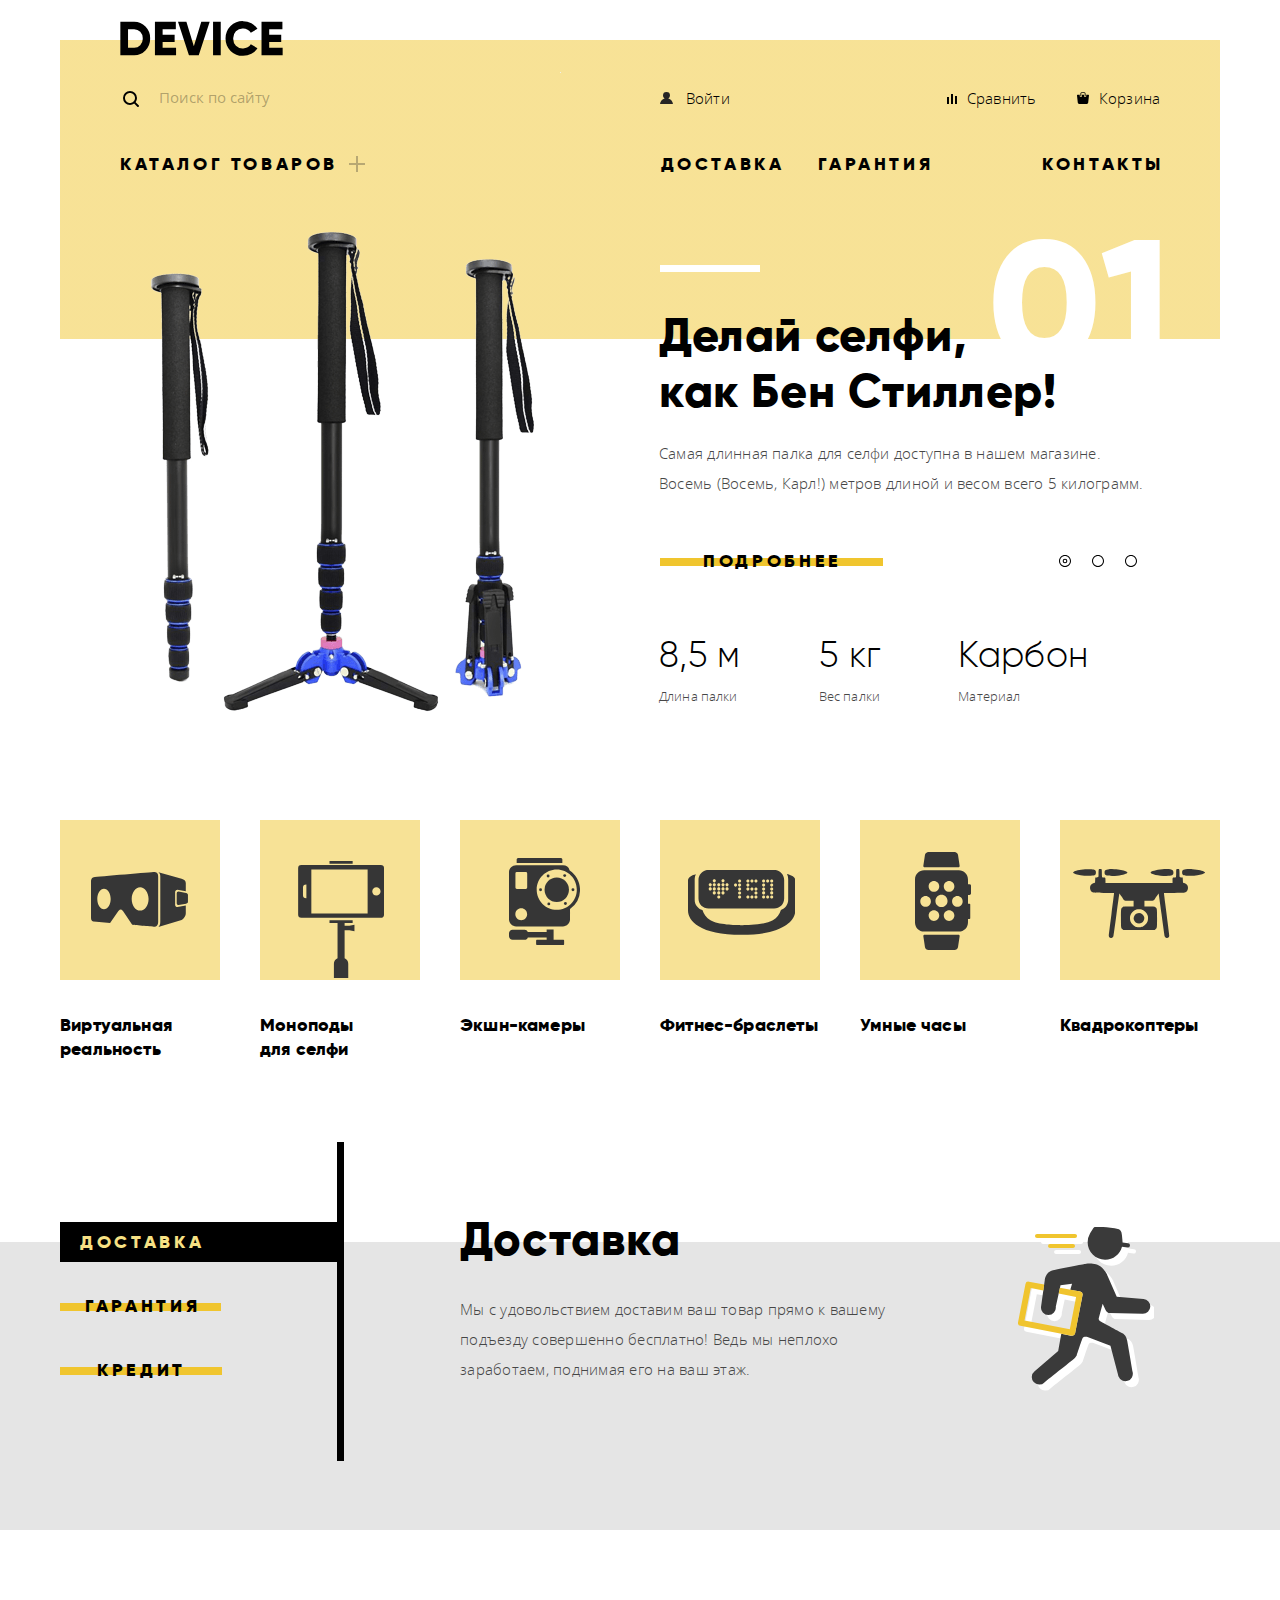
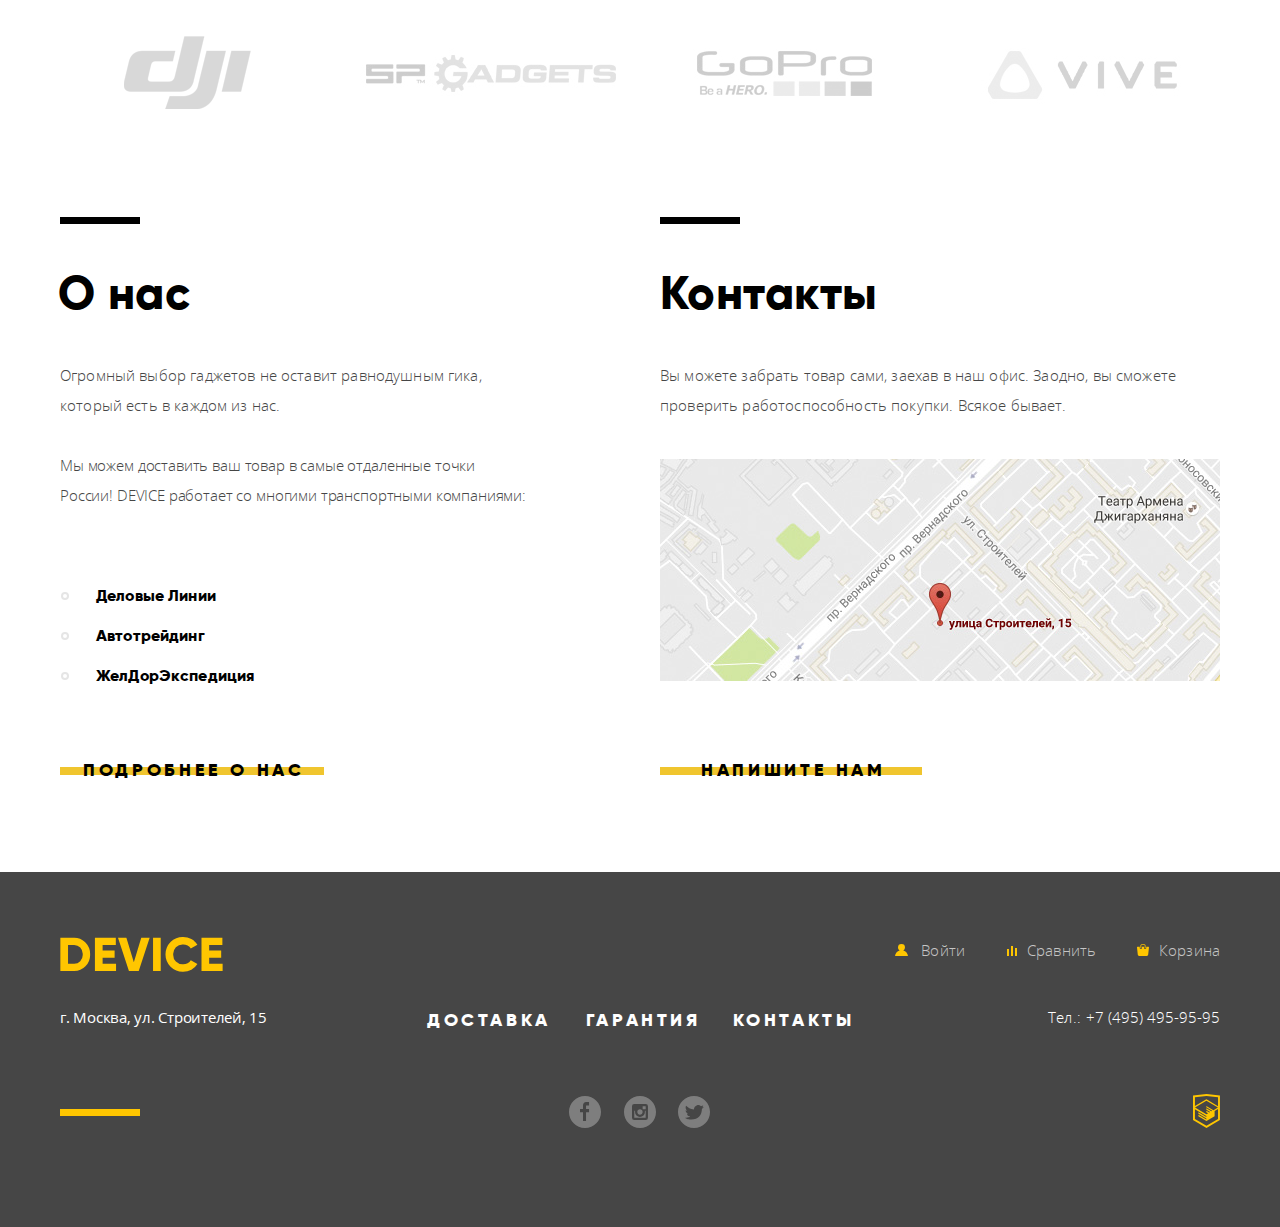
<file: index.html>
<!DOCTYPE html>
<html lang="ru">
  <head>
    <meta charset="utf-8">
    <title>HTML Academy: Девайс</title>
    <link href="css/normalize.css" rel="stylesheet">
    <link href="css/style.min.css" rel="stylesheet">
  </head>
  <body>
    <header class="main-header container">
      <div class="main-header-wrapper">
        <h1>
          <span class="visually-hidden">Сайт DEVICE</span>
          <a class="main-header-logo">
            <img src="img/logo-device.svg" width="163" height="35" alt="Логотип сайта DEVICE">
          </a>
        </h1>
        <div class="wrapper-user-block">
          <div class="search">
            <form class="search-form" action="https://echo.htmlacademy.ru" method="get">
              <input class="search-input" id="search" name="search" type="search" placeholder="Поиск по сайту">
              <label class="search-label" for="search"><span class="visually-hidden">Поиск по сайту</span></label>
              <button class="search-btn" type="submit">Найти</button>
            </form>
          </div>
          <nav class="user-navigation">
            <ul>
              <li><a class="login-link" href="login.html">Войти</a></li>
            </ul>
            <div class="operation-with-goods">
              <a class="compare" href="#">Сравнить</a>
              <a class="cart" href="#">Корзина</a>
            </div>
          </nav>
        </div>
        <nav>
          <ul class="site-navigation">
            <li class="catalog-list-item">
              <a class="catalog-link" href="#">Каталог товаров</a>
              <div class="wrapper-catalog-nav">
                <ul class="catalog-navigation pop-up">
                  <li>
                    <a class="catalog-nav-item" href="virtual-reality.html">Виртуальная реальность</a>
                    <a class="catalog-nav-item" href="catalog.html">Моноподы для селфи</a>
                    <a class="catalog-nav-item" href="action-cameras.html">Экшн-камеры</a>
                  </li>
                  <li>
                    <a class="catalog-nav-item" href="fitness-bracelets.html">Фитнес-браслеты</a>
                    <a class="catalog-nav-item" href="smart-watch.html">Умные часы</a>
                  </li>
                  <li><a class="catalog-nav-item" href="quadcopters.html">Квадрокоптеры</a></li>
                </ul>
              </div>
            </li>
            <li class="delivery-list-item"><a href="#">Доставка</a></li>
            <li class="warranty-list-item"><a href="#">Гарантия</a></li>
            <li class="contacts-list-item"><a href="#">Контакты</a></li>
          </ul>
        </nav>
      </div>
    </header>
    <main>
      <div class="container">
        <section class="promo-slider">
          <h2 class="visually-hidden">Самые популярные товары</h2>
          <div class="promo-slide promo-slide-1">
            <h3 class="visually-hidden">Самая длинная селфи-палка</h3>
            <div class="wrapper-slide-img">
              <img src="img/long-stick.png" width="384" height="486" alt="Длинная селфи-палка">
            </div>
            <div class="wrapper-slide-text">
              <b>Делай селфи, <br> как Бен Стиллер!</b>
              <p>Самая длинная палка для селфи доступна в нашем магазине. Восемь (Восемь, Карл!) метров длиной и весом всего 5 килограмм.</p>
              <a class="button" href="#">Подробнее</a>
              <div class="slide-table">
                <div class="table-column-1 slide-1-column">
                  <span class="table-data">8,5 м</span>
                  <span class="table-head">Длина палки</span>
                </div>
                <div class="table-column-2 slide-1-column">
                  <span class="table-data">5 кг</span>
                  <span class="table-head">Вес палки</span>
                </div>
                <div class="table-column-3 slide-1-column">
                  <span class="table-data">Карбон</span>
                  <span class="table-head">Материал</span>
                </div>
              </div>
            </div>
          </div>
          <div class="promo-slide promo-slide-2 pop-up">
            <h3 class="visually-hidden">Мотивирующий фитнес-браслет</h3>
            <div class="wrapper-slide-img">
              <img src="img/fitness-bracelet.png" width="345" height="485" alt="Мотивирующий фитнес-браслет">
            </div>
            <div class="wrapper-slide-text">
              <b>Худеем <br> правильно!</b>
              <p>Мотивирующие фитнес-браслеты помогут найти в себе силы не пропускать занятия и соблюдать диету.</p>
              <a class="button" href="#">Подробнее</a>
              <div class="slide-table">
                <div class="table-column-1 slide-2-column">
                  <span class="table-data">48 часов</span>
                  <span class="table-head">Без подзарядки</span>
                </div>
              </div>
            </div>
          </div>
          <div class="promo-slide promo-slide-3 pop-up">
            <h3 class="visually-hidden">Квадрокоптер с лазером</h3>
            <div class="wrapper-slide-img">
              <img src="img/quadcopter.png" width="526" height="334" alt="Квадрокоптер с лазером">
            </div>
            <div class="wrapper-slide-text">
              <b>Порхает как бабочка, жалит как пчела!</b>
              <p>Этот обычный, на первый взгляд, квадрокоптер оснащен мощным лазером, замаскированным под стандартную камеру.</p>
              <a class="button" href="#">Подробнее</a>
              <div class="slide-table">
                <div class="table-column-1 slide-3-column">
                  <span class="table-data">800 м</span>
                  <span class="table-head">Дальность полета</span>
                </div>
                <div class="table-column-2 slide-3-column">
                  <span class="table-data">50 м</span>
                  <span class="table-head">Радиус поражения</span>
                </div>
              </div>
            </div>
          </div>
          <ul  class="promo-sliders-nav">
            <li class="promo-slide-radio">
              <button class="promo-slide-btn slide-btn-1 slide-btn-chacked"><span class="visually-hidden">Первый слайд</span></button>
            </li>
            <li class="promo-slide-radio">
              <button class="promo-slide-btn slide-btn-2"><span class="visually-hidden">Второй слайд</span></button>
            </li>
            <li class="promo-slide-radio">
              <button class="promo-slide-btn slide-btn-3"><span class="visually-hidden">Третий слайд</span></button>
            </li>
          </ul>
        </section>
        <section class="categories">
          <h2 class="visually-hidden">Категории товаров</h2>
          <ul>
            <li><a class="category-item category-virtual-reality" href="virtual-reality.html">Виртуальная реальность</a></li>
            <li><a class="category-item category-monopods" href="catalog.html">Моноподы для&nbsp;селфи</a></li>
            <li><a class="category-item category-action-cameras" href="action-cameras.html">Экшн-камеры</a></li>
            <li><a class="category-item category-fitness-bracelets" href="fitness-bracelets.html">Фитнес-браслеты</a></li>
            <li><a class="category-item category-smart-watch" href="smart-watch.html">Умные часы</a></li>
            <li><a class="category-item category-quadcopters" href="quadcopters.html">Квадрокоптеры</a></li>
          </ul>
        </section>
      </div>
      <section class="services-slider">
        <div class="container">
          <h2 class="visually-hidden">Услуги</h2>
          <ul  class="services-slider-nav">
            <li class="services-slide-radio">
              <button class="button services-delivery-btn service-btn-chacked"><span class="service-btn-name">Доставка</span></button>
            </li>
            <li class="services-slide-radio">
              <button class="button services-warranty-btn"><span class="service-btn-name">Гарантия</span></button>
            </li>
            <li class="services-slide-radio">
            <button class="button services-credit-btn"><span class="service-btn-name">Кредит</span></button>
            </li>
          </ul>
          <div class="services-slide delivery-slide">
            <h2>Доставка</h2>
            <p>Мы с удовольствием доставим ваш товар прямо к вашему подъезду совершенно бесплатно! Ведь мы неплохо заработаем, поднимая его на ваш этаж.</p>
          </div>
          <div class="services-slide warranty-slide pop-up">
            <h2>Гарантия</h2>
            <p>Если из-за возгорания купленного у нас товара у вас сгорит дом — не переживайте, мы выдадим вам новый. <br> Товар, не дом, конечно же.</p>
          </div>
          <div class="services-slide credit-slide pop-up">
            <h2>Кредит</h2>
            <p>Залезть в долговую яму стало проще! Кредитные консультанты подберут для вас наиболее выгодные условия&nbsp;кредита. Выгодные для нашего банка, разумеется.</p>
          </div>
        </div>
      </section>
      <div class="container">
        <section class="best-brands">
          <h2 class="visually-hidden">Популярные бренды</h2>
          <a class="logo-dji" href="#">
            <img src="img/logo-dji.png" width="260" height="100" alt="Бренд DJI">
          </a>
          <a class="logo-spgadget" href="#">
            <img src="img/logo-spgadget.png" width="260" height="100" alt="Бренд SPGadgets">
          </a>
          <a class="logo-gopro" href="#">
            <img src="img/logo-gopro.png" width="260" height="100" alt="Бренд GoPro">
          </a>
          <a class="logo-vive" href="#">
            <img src="img/logo-vive.png" width="260" height="100" alt="Бренд VIVE">
          </a>
        </section>
        <div class="wrapper-info">
          <section class="about-us">
            <h2>О нас</h2>
            <p>Огромный выбор гаджетов не оставит равнодушным гика, который есть в каждом из нас.</p>
            <p>Мы можем доставить ваш товар в самые отдаленные точки России! DEVICE работает со многими транспортными компаниями:</p>
            <ul class="delivery-companies">
              <li>Деловые Линии</li>
              <li>Автотрейдинг</li>
              <li>ЖелДорЭкспедиция</li>
            </ul>
            <a class="button" href="#">Подробнее о нас</a>
          </section>
          <section class="contacts">
            <h2>Контакты</h2>
            <p>Вы можете забрать товар сами, заехав в наш офис. Заодно, вы сможете проверить работоспособность покупки. Всякое бывает.</p>
            <a class="contact-map" href="https://yandex.ru/maps/213/moscow/?ll=37.529654%2C55.686980&mode=search&ol=geo&ouri=ymapsbm1%3A%2F%2Fgeo%3Fll%3D37.529655%252C55.686981%26spn%3D0.001000%252C0.001000%26text%3D%25D0%25A0%25D0%25BE%25D1%2581%25D1%2581%25D0%25B8%25D1%258F%252C%2520%25D0%259C%25D0%25BE%25D1%2581%25D0%25BA%25D0%25B2%25D0%25B0%252C%2520%25D1%2583%25D0%25BB%25D0%25B8%25D1%2586%25D0%25B0%2520%25D0%25A1%25D1%2582%25D1%2580%25D0%25BE%25D0%25B8%25D1%2582%25D0%25B5%25D0%25BB%25D0%25B5%25D0%25B9%252C%252015%2520&z=16"><img src="img/map.jpg" width="560" height="222" alt="Офис компании по адресу г.Москва ул.Строителей д.15"></a>
            <div class="modal-map pop-up">
              <iframe src="https://www.google.com/maps/embed?pb=!1m18!1m12!1m3!1d2249.1123749473154!2d37.52742931538804!3d55.6870340045307!2m3!1f0!2f0!3f0!3m2!1i1024!2i768!4f13.1!3m3!1m2!1s0x46b54cf65f5c8955%3A0x694710ccd55501e!2z0YPQuy4g0KHRgtGA0L7QuNGC0LXQu9C10LksIDE1LCDQnNC-0YHQutCy0LAsIDExOTMxMQ!5e0!3m2!1sru!2sru!4v1551131441916" width="960" height="559" style="border:0" allowfullscreen></iframe>
              <button class="modal-close" type="button" aria-label="Зыкрыть"></button>
            </div>
            <a class="button write-us" href="write-us.html">Напишите нам</a>
            <div class="modal-contact-form pop-up">
              <form class="contact-form" action="https://echo.htmlacademy.ru" method="post">
                <p class="contact-form-name">
                  <label for="name">Ваше имя:</label>
                  <input id="name" type="text" name="name" placeholder="Имя Фамилия">
                </p>
                <p class="contact-form-email">
                  <label for="email">Ваш e-mail:</label>
                  <input id="email" type="email" name="email" placeholder="email@example.com">
                </p>
                <p class="contact-form-text">
                  <label for="text">Текст письма:</label>
                  <textarea id="text" name="text" placeholder="В свободной форме"></textarea>
                </p>
                <button class="button" type="submit">Отправить</button>
                <button class="modal-close" type="button" aria-label="Зыкрыть"></button>
              </form>
            </div>
          </section>
        </div>
      </div>
    </main>
    <footer class="main-footer">
      <div class="container">
        <div class="wrapper-footer-user">
          <a class="main-footer-logo" aria-label="Логотип сайта DEVICE">
            <svg xmlns="http://www.w3.org/2000/svg" viewbox="0 0 164 35">
              <path d="m0.35 0.7v33.6h13.532a15.723 15.723 0 0 0 11.72-4.824 16.464 16.464 0 0 0 4.712-11.976 16.465 16.465 0 0 0-4.712-11.976 15.723 15.723 0 0 0-11.72-4.824zm7.733 26.208v-18.819h5.8a8.648 8.648 0 0 1 6.5 2.568 9.412 9.412 0 0 1 2.489 6.84 9.41 9.41 0 0 1-2.489 6.84 8.646 8.646 0 0 1-6.5 2.568h-5.8zm34.8-5.952h12.082v-7.3h-12.086v-5.567h13.291v-7.389h-21.024v33.6h21.265v-7.392h-13.532v-5.952zm36.343 13.344 11.019-33.6h-8.458l-7.491 24.72-7.491-24.72h-8.457l11.019 33.6zm14.4 0h7.733v-33.6h-7.733zm38.615-1.416a15.514 15.514 0 0 0 6.041-5.688l-6.67-3.84a7.488 7.488 0 0 1-3.165 3.024 9.874 9.874 0 0 1-4.664 1.1 9.594 9.594 0 0 1-7.177-2.736 9.907 9.907 0 0 1-2.682-7.248 9.908 9.908 0 0 1 2.682-7.248 9.594 9.594 0 0 1 7.177-2.736 9.914 9.914 0 0 1 4.64 1.08 7.6 7.6 0 0 1 3.189 3.048l6.67-3.84a15.881 15.881 0 0 0-6.09-5.688 17.419 17.419 0 0 0-8.409-2.088 17.12 17.12 0 0 0-17.592 17.472 17.12 17.12 0 0 0 17.589 17.476 17.519 17.519 0 0 0 8.458-2.088zm17.881-11.928h12.082v-7.3h-12.085v-5.567h13.29v-7.389h-21.022v33.6h21.264v-7.392h-13.532v-5.952z"/>
            </svg>
          </a>
          <div class="footer-user-navigation">
            <ul>
              <li><a class="login-link" href="login.html">Войти</a></li>
            </ul>
            <div class="footer-operation-goods">
              <a class="compare" href="#">Сравнить</a>
              <a class="cart" href="#">Корзина</a>
            </div>
          </div>
        </div>
        <div class="wrapper-footer-info">
          <div class="footer-info-adresses">
            <address>г. Москва, ул. Строителей, 15</address>
          </div>
          <ul class="footer-site-navigation">
            <li class="delivery-list-item"><a href="#">Доставка</a></li>
            <li class="warranty-list-item"><a href="#">Гарантия</a></li>
            <li class="contacts-list-item"><a href="#">Контакты</a></li>
          </ul>
          <div class="contact-numbers">
            <p>
              <span>Тел.:</span>
              <a class="contact-number" href="tel:+74954959595">+7 (495) 495-95-95</a>
            </p>
          </div>
        </div>
        <div class="wrapper-footer-links">
          <section class="footer-social">
            <h2 class="visually-hidden">Мы в соцсетях</h2>
            <a class="social-button social-btn-fb" href="#">
              <span class="visually-hidden">Фейсбук</span>
            </a>
            <a class="social-button social-btn-insta" href="#">
              <span class="visually-hidden">Инстаграм</span>
            </a>
            <a class="social-button social-btn-tw" href="#">
              <span class="visually-hidden">Твиттер</span>
            </a>
          </section>
          <div class="developers">
            <a class="developer" href="https://htmlacademy.ru/intensive/htmlcss">
              <span class="visually-hidden">Html Academy lvl 1</span>
            </a>
          </div>
        </div>
      </div>
    </footer>
    <script src="js/script.min.js"></script>
  </body>
</html>
</file>
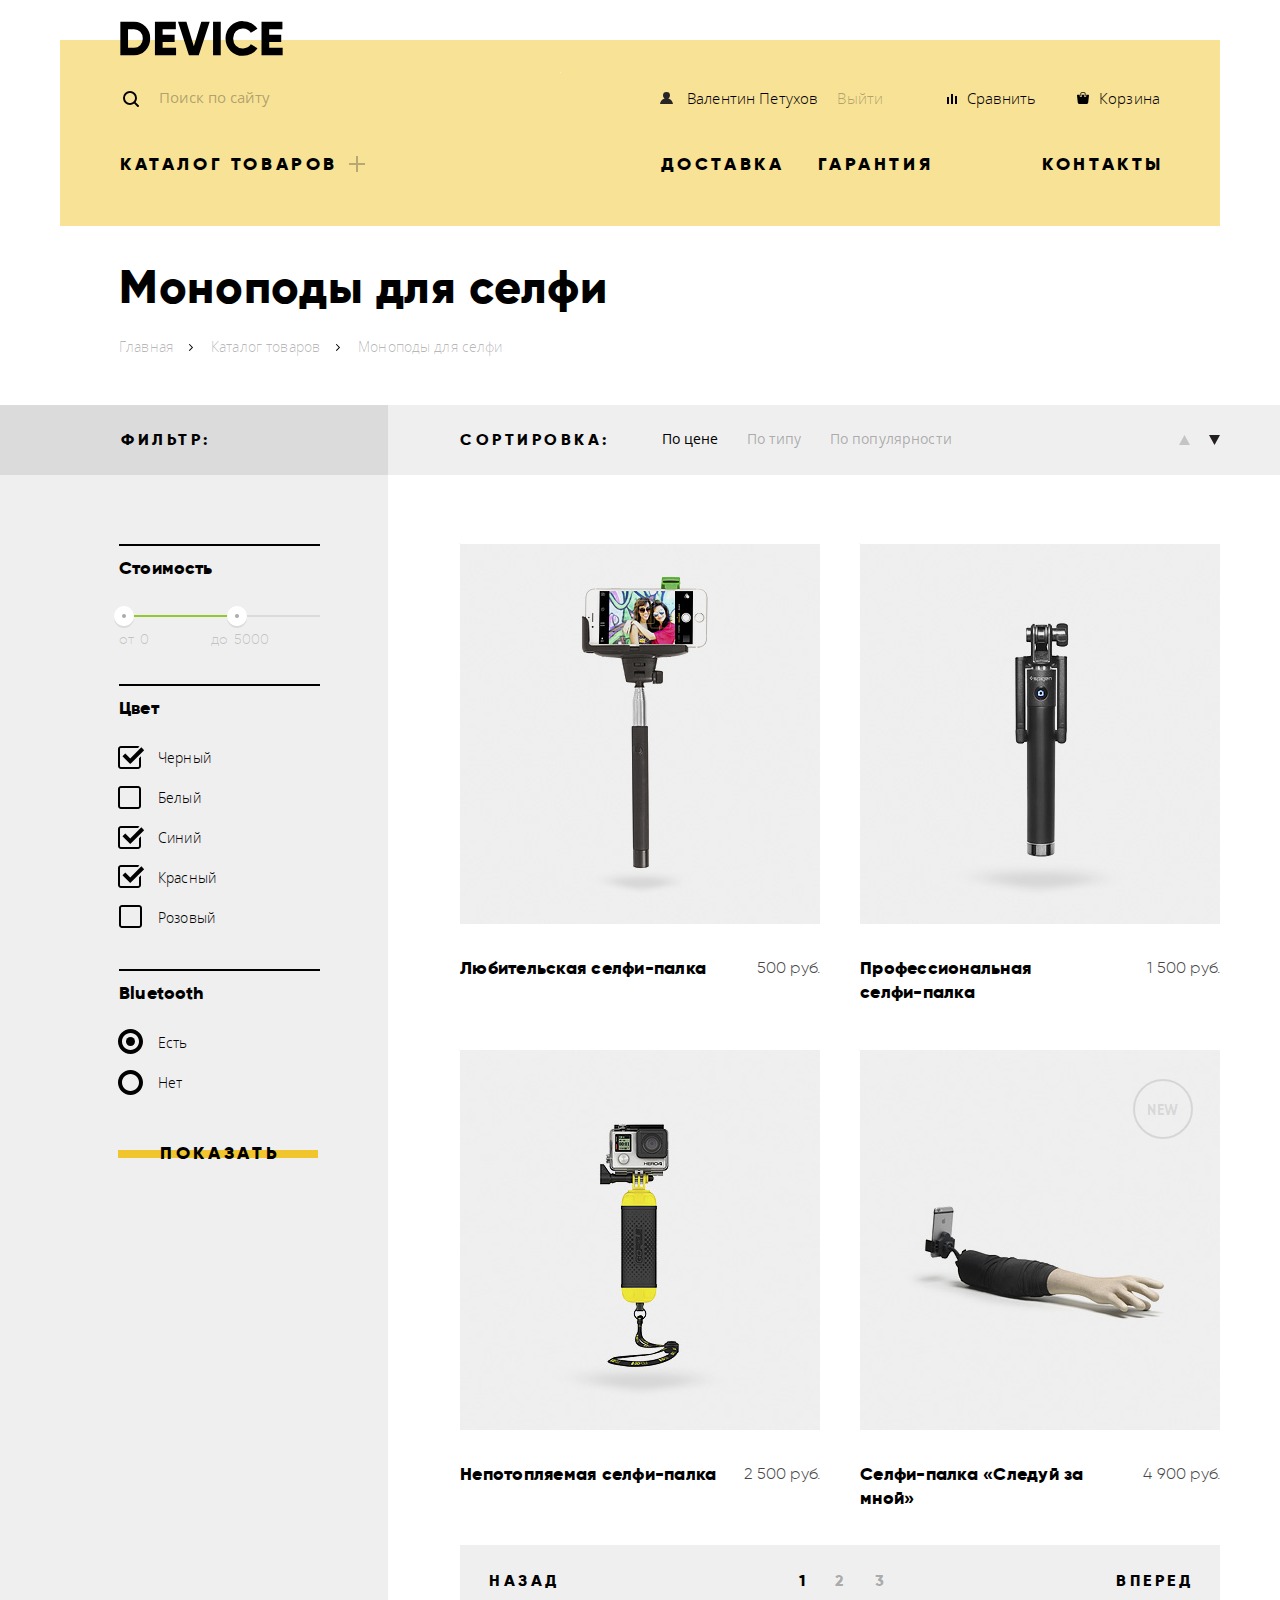
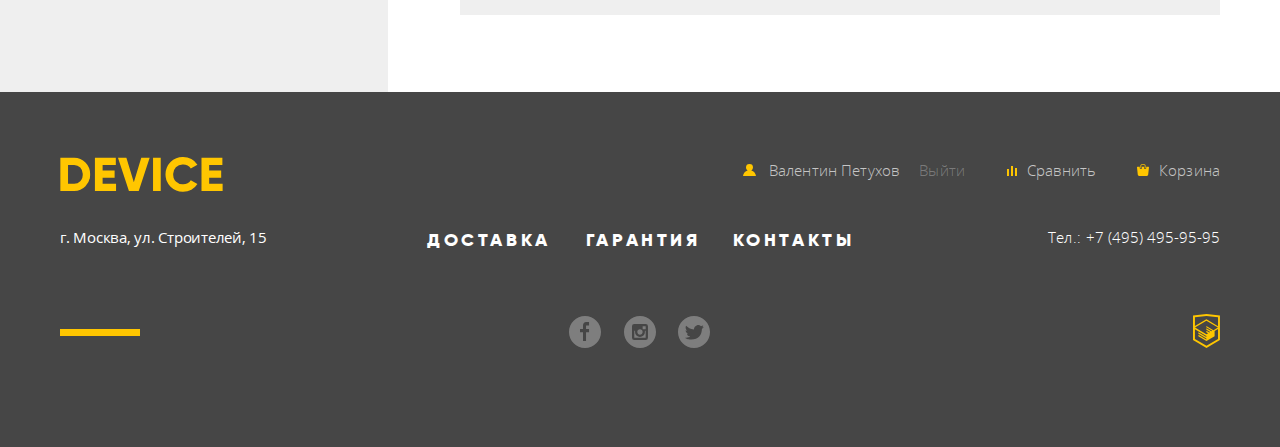
<file: catalog.html>
<!DOCTYPE html>
<html lang="ru">
  <head>
    <meta charset="utf-8">
    <title>HTML Academy: Девайс</title>
    <link href="css/normalize.css" rel="stylesheet">
    <link href="css/style.min.css" rel="stylesheet">
  </head>
  <body>
    <header class="main-header container">
      <div class="main-header-wrapper">
        <a class="main-header-logo" href="index.html">
          <img src="img/logo-device.svg" width="163" height="35" alt="Логотип сайта DEVICE">
        </a> 
        <div class="wrapper-user-block">
          <div class="search">
            <form class="search-form" action="https://echo.htmlacademy.ru" method="get">
              <input class="search-input" id="search" name="search" type="search" placeholder="Поиск по сайту">
              <label class="search-label" for="search"><span class="visually-hidden">Поиск по сайту</span></label>
              <button class="search-btn" type="submit">Найти</button>
            </form>
          </div>
          <nav class="user-navigation">
            <ul>
              <li><a class="profile-link" href="profile.html">Валентин Петухов</a></li>
              <li><a class="exit" href="#">Выйти</a></li>
            </ul>
            <div class="operation-with-goods">
              <a class="compare" href="#">Сравнить</a>
              <a class="cart" href="#">Корзина</a>
            </div>
          </nav>
        </div>
        <nav>
          <ul class="site-navigation">
            <li class="catalog-list-item">
              <a class="catalog-link" href="#">Каталог товаров</a>
              <div class="wrapper-catalog-nav">
                <ul class="catalog-navigation pop-up">
                  <li>
                    <a class="catalog-nav-item" href="virtual-reality.html">Виртуальная реальность</a>
                    <a class="catalog-nav-item" href="catalog.html">Моноподы для селфи</a>
                    <a class="catalog-nav-item" href="action-cameras.html">Экшн-камеры</a>
                  </li>
                  <li>
                    <a class="catalog-nav-item" href="fitness-bracelets.html">Фитнес-браслеты</a>
                    <a class="catalog-nav-item" href="smart-watch.html">Умные часы</a>
                  </li>
                  <li><a class="catalog-nav-item" href="quadcopters.html">Квадрокоптеры</a></li>
                </ul>
              </div>
            </li>
            <li class="delivery-list-item"><a href="#">Доставка</a></li>
            <li class="warranty-list-item"><a href="#">Гарантия</a></li>
            <li class="contacts-list-item"><a href="#">Контакты</a></li>
          </ul>
        </nav>
      </div>
    </header>
    <main class="main-inner">
      <div class="container">
        <h1 class="main-title">Моноподы для селфи</h1>
        <nav>
          <ol class="breadcrumbs">
            <li class="breadcrumbs-item"><a href="index.html">Главная</a></li>
            <li class="breadcrumbs-item"><a href="#">Каталог товаров</a></li>
            <li class="breadcrumbs-item"><span>Моноподы для селфи</span></li>
          </ol>
        </nav>
      </div>
      <div class="wrapper-all-sections">
        <div class="container">
          <section class="filters">
            <h2>Фильтр:</h2>
            <form class="filters-form" action="https://echo.htmlacademy.ru" method="post">
              <div class="filter-price">
                <span>Стоимость</span>
                <div class="range-controls">
                  <div class="scale">
                    <div class="bar"></div>
                  </div>
                  <div class="range-toggle range-toggle-min"></div>
                  <div class="range-toggle range-toggle-max"></div>
                </div>
                <label for="price-min">от</label>
                <input id="price-min" type="text" name="price-min" value="0">
                <label for="price-max">до</label>
                <input id="price-max" type="text" name="price-max" value="5000">
              </div>
              <fieldset class="fieldset filters-color">
                <legend>Цвет</legend>
                <input class="checkbox-color visually-hidden" id="black-color" type="checkbox" name="black" checked>
                <label class="checkbox-black-color" for="black-color">Черный</label>
                <input class="checkbox-color visually-hidden" id="white-color" type="checkbox" name="white">
                <label class="checkbox-white-color" for="white-color">Белый</label>
                <input class="checkbox-color visually-hidden" id="blue-color" type="checkbox" name="blue" checked>
                <label class="checkbox-blue-color" for="blue-color">Синий</label>
                <input class="checkbox-color visually-hidden" id="red-color" type="checkbox" name="red" checked>
                <label class="checkbox-red-color" for="red-color">Красный</label>
                <input class="checkbox-color visually-hidden" id="pink-color" type="checkbox" name="pink">
                <label class="checkbox-pink-color" for="pink-color">Розовый</label>
              </fieldset>
              <fieldset class="fieldset filters-bluetooth">
                <legend>Bluetooth</legend>
                <input class="radio-bluetooth visually-hidden" id="with-bluetooth" type="radio" name="bluetooth" value="yes" checked>
                <label class="radio-with-bluetooth" for="with-bluetooth">Есть</label>
                <input class="radio-bluetooth visually-hidden" id="without-bluetooth" type="radio" name="bluetooth" value="no">
                <label class="radio-without-bluetooth" for="without-bluetooth">Нет</label>
              </fieldset>
              <button class="button" type="submit">Показать</button>
            </form>
          </section>
          <div class="wrapper-sort-catalog">
            <section class="sort">
              <h2>Cортировка:</h2>
              <div class="sort-main">
                <a class="active" href="#">По цене</a>
                <a href="#">По типу</a>
                <a href="#">По популярности</a>
              </div>
              <div class="sort-range">
                <a class="sort-min-max" href="#">
                  <span class="visually-hidden">По возрастанию</span>
                </a>
                <a class="sort-max-min sort-active" href="#">
                  <span class="visually-hidden">По убыванию</span>
                </a>
              </div>
            </section>
            <section class="catalog">
              <h2 class="visually-hidden">Список моноподов для селфи</h2>
              <article class="catalog-item">
                <div class="catalog-item-image">
                  <img src="img/simple-stick.jpg" width="360" height="380" alt="Любительская селфи-палка">
                  <div class="overlay-item">
                    <a class="button" href="#">В корзину</a>
                    <a class="add-compare" href="#">Добавить к сравнению</a>
                  </div>
                </div>
                <div class="wrapper-item-info">
                  <h3 class="item-title">
                    <a href="#">Любительская селфи-палка</a>
                  </h3>
                  <span>500 руб.</span>
                </div>
              </article>
              <article class="catalog-item">
                <div class="catalog-item-image">
                  <img src="img/prof-stick.jpg" width="360" height="380" alt="Профессиональная селфи-палка">
                  <div class="overlay-item">
                    <a class="button" href="#">В корзину</a>
                    <a class="add-compare" href="#">Добавить к сравнению</a>
                  </div>
                </div>
                <div class="wrapper-item-info">
                  <h3 class="item-title item-prof-stick">
                    <a href="#">Профессиональная селфи-палка</a>
                  </h3>
                  <span>1 500 руб.</span>
                </div>
              </article>
              <article class="catalog-item">
                <div class="catalog-item-image">
                  <img src="img/no-water-stick.jpg" width="360" height="380" alt="Непотопляемая селфи-палка">
                  <div class="overlay-item">
                    <a class="button" href="#">В корзину</a>
                    <a class="add-compare" href="#">Добавить к сравнению</a>
                  </div>
                </div>
                <div class="wrapper-item-info">
                  <h3 class="item-title">
                    <a href="#">Непотопляемая селфи-палка</a>
                  </h3>
                  <span>2 500 руб.</span>
                </div>
              </article>
              <article class="catalog-item new-item">
                <div class="catalog-item-image">
                  <img src="img/follow-stick.jpg" width="360" height="380" alt="Селфи-палка &laquo;Следуй за мной&raquo;">
                  <div class="overlay-item">
                    <a class="button" href="#">В корзину</a>
                    <a class="add-compare" href="#">Добавить к сравнению</a>
                  </div>
                </div>
                <div class="wrapper-item-info">
                  <h3 class="item-title">
                    <a href="#">Селфи-палка &laquo;Следуй за мной&raquo;</a>
                  </h3>
                  <span>4 900 руб.</span>
                </div>
              </article>
              <div class="pagination">
                <a class="pagination-prev" href="#">Назад</a>
                <ul class="pagination-pages">
                  <li class="pagination-page"><a class="active" href="#">1</a></li>
                  <li class="pagination-page"><a href="#">2</a></li>
                  <li class="pagination-page"><a href="#">3</a></li>
                </ul>
                <a class="pagination-next" href="#">Вперед</a>
              </div>
            </section>
          </div>
        </div>
      </div>
    </main>
    <footer class="main-footer">
      <div class="container">
        <div class="wrapper-footer-user">
          <a class="main-footer-logo" aria-label="Логотип сайта DEVICE">
            <svg xmlns="http://www.w3.org/2000/svg" viewbox="0 0 164 35">
              <path d="m0.35 0.7v33.6h13.532a15.723 15.723 0 0 0 11.72-4.824 16.464 16.464 0 0 0 4.712-11.976 16.465 16.465 0 0 0-4.712-11.976 15.723 15.723 0 0 0-11.72-4.824zm7.733 26.208v-18.819h5.8a8.648 8.648 0 0 1 6.5 2.568 9.412 9.412 0 0 1 2.489 6.84 9.41 9.41 0 0 1-2.489 6.84 8.646 8.646 0 0 1-6.5 2.568h-5.8zm34.8-5.952h12.082v-7.3h-12.086v-5.567h13.291v-7.389h-21.024v33.6h21.265v-7.392h-13.532v-5.952zm36.343 13.344 11.019-33.6h-8.458l-7.491 24.72-7.491-24.72h-8.457l11.019 33.6zm14.4 0h7.733v-33.6h-7.733zm38.615-1.416a15.514 15.514 0 0 0 6.041-5.688l-6.67-3.84a7.488 7.488 0 0 1-3.165 3.024 9.874 9.874 0 0 1-4.664 1.1 9.594 9.594 0 0 1-7.177-2.736 9.907 9.907 0 0 1-2.682-7.248 9.908 9.908 0 0 1 2.682-7.248 9.594 9.594 0 0 1 7.177-2.736 9.914 9.914 0 0 1 4.64 1.08 7.6 7.6 0 0 1 3.189 3.048l6.67-3.84a15.881 15.881 0 0 0-6.09-5.688 17.419 17.419 0 0 0-8.409-2.088 17.12 17.12 0 0 0-17.592 17.472 17.12 17.12 0 0 0 17.589 17.476 17.519 17.519 0 0 0 8.458-2.088zm17.881-11.928h12.082v-7.3h-12.085v-5.567h13.29v-7.389h-21.022v33.6h21.264v-7.392h-13.532v-5.952z"/>
            </svg>
          </a>
          <div class="footer-user-navigation">
            <ul>
              <li><a class="profile-link" href="profile.html">Валентин Петухов</a></li>
              <li><a class="exit" href="#">Выйти</a></li>
            </ul>
            <div class="footer-operation-goods">
              <a class="compare" href="#">Сравнить</a>
              <a class="cart" href="#">Корзина</a>
            </div>
          </div>
        </div>
        <div class="wrapper-footer-info">
          <div class="footer-info-adresses">
            <address>г. Москва, ул. Строителей, 15</address>
          </div>
          <ul class="footer-site-navigation">
            <li class="delivery-list-item"><a href="#">Доставка</a></li>
            <li class="warranty-list-item"><a href="#">Гарантия</a></li>
            <li class="contacts-list-item"><a href="#">Контакты</a></li>
          </ul>
          <div class="contact-numbers">
            <p>
              <span>Тел.:</span>
              <a class="contact-number" href="tel:+74954959595">+7 (495) 495-95-95</a>
            </p>
          </div>
        </div>
        <div class="wrapper-footer-links">
          <section class="footer-social">
            <h2 class="visually-hidden">Мы в соцсетях</h2>
            <a class="social-button social-btn-fb" href="#">
              <span class="visually-hidden">Фейсбук</span>
            </a>
            <a class="social-button social-btn-insta" href="#">
              <span class="visually-hidden">Инстаграм</span>
            </a>
            <a class="social-button social-btn-tw" href="#">
              <span class="visually-hidden">Твиттер</span>
            </a>
          </section>
          <div class="developers">
            <a class="developer" href="https://htmlacademy.ru/intensive/htmlcss">
              <span class="visually-hidden">Html Academy lvl 1</span>
            </a>
          </div>
        </div>
      </div>
    </footer>
  </body>
</html>
</file>
<file: css/style.min.css>
@font-face{font-family:"Open Sans";src:url("../fonts/opensans.woff2")format("woff2"),url("../fonts/opensans.woff")format("woff");font-weight:400}@font-face{font-family:"Open Sans";src:url("../fonts/opensanslight.woff2")format("woff2"),url("../fonts/opensanslight.woff")format("woff");font-weight:300}@font-face{font-family:"Gilroy";src:url("../fonts/gilroyextrabold.woff2")format("woff2"),url("../fonts/gilroyextrabold.woff")format("woff");font-weight:800}@font-face{font-family:"Gilroy";src:url("../fonts/gilroylight.woff2")format("woff2"),url("../fonts/gilroylight.woff")format("woff");font-weight:300}html{-webkit-box-sizing:border-box;box-sizing:border-box}*,*::after,*::before{-webkit-box-sizing:inherit;box-sizing:inherit}body{min-width:1200px;margin:0;padding:0;font-family:"Open Sans",Arial,sans-serif;font-size:15px;line-height:30px;font-weight:300;letter-spacing:0.15px;color:#464646;background-color:#fff}a{color:#000;text-decoration:none}img{max-width:100%}.container{width:1200px;margin-right:auto;margin-left:auto;padding-right:20px;padding-left:20px}.button{position:relative;display:-webkit-inline-box;display:-ms-inline-flexbox;display:inline-flex;-ms-flex-wrap:wrap;flex-wrap:wrap;max-width:350px;padding:8px 10px;font-family:"Gilroy",Arial,sans-serif;font-size:18px;line-height:23px;font-weight:800;letter-spacing:3.65px;text-transform:uppercase;background-color:transparent;border:none;outline:none;cursor:pointer}.button:active{color:rgba(0,0,0,0.3)}.button::before{content:"";position:absolute;top:40%;left:0;width:100%;height:20%;z-index:-1;background-color:#f0c52e;transition:0.1s ease-in}.button:hover::before,.button:focus::before,.button:active::before{top:0;height:100%}.pop-up{display:none}.modal-show{display:block}.visually-hidden,input[type="checkbox"].visually-hidden,input[type="radio"].visually-hidden{position:absolute;width:1px;height:1px;margin:-1px;padding:0;white-space:nowrap;border:0;-webkit-clip-path:inset(100%);clip-path:inset(100%);clip:rect(0,0,0,0);overflow:hidden}@keyframes bloom{0%{transform:scaleY(0.01)scaleX(0)}50%{transform:scaleY(0.01)scaleX(1)}100%{transform:scaleY(1)scaleX(1)}}@keyframes blowup{0%{transform:scale(0)}100%{transform:scale(1)}}@keyframes shake{0%,100%{transform:translateX(0)}10%,30%,50%,70%,90%{transform:translateX(-10px)}20%,40%,60%,80%{transform:translateX(10px)}}.main-header-wrapper{padding-top:21px;padding-right:60px;padding-bottom:30px;padding-left:60px;background-image:linear-gradient(#ffffff 40px,rgba(240,197,46,0.5)40px)}.main-header h1{margin:0}.main-header .main-header-logo{display:block;margin-bottom:17px;line-height:0;text-decoration:none}.main-header-logo:hover,.main-header-logo:focus{opacity:0.6}.main-header-logo:active{opacity:0.3}.wrapper-user-block{display:-ms-flexbox;display:-webkit-box;display:flex;-webkit-box-pack:justify;-ms-flex-pack:justify;justify-content:space-between;margin-bottom:29px}.search .search-form{position:relative;width:450px}.search-form .search-label{position:absolute;top:0;left:0}.search-form .search-label::before{content:"";position:absolute;top:18px;left:3px;width:16px;height:16px;background-image:url(../img/search.svg);background-repeat:no-repeat}.search-form .search-label::after{content:"";position:absolute;top:47px;left:-1px;display:none;width:358px;height:2px;background-color:#000}.search .search-input{min-width:358px;padding-top:14px;padding-right:35px;padding-bottom:15px;padding-left:37px;background-color:transparent;border:2px solid transparent}.search .search-input:focus{border:2px solid transparent;outline:none}.search-input:focus + .search-label::after{display:block}.search .search-input::-webkit-input-placeholder{color:rgba(0,0,0,0.3)}.search .search-input:-ms-input-placeholder{color:rgba(0,0,0,0.3)}.search .search-input::-ms-input-placeholder{color:rgba(0,0,0,0.3)}.search .search-input::placeholder{color:rgba(0,0,0,0.3)}.search:hover .search-input::-webkit-input-placeholder{color:rgba(0,0,0,0.6)}.search:hover .search-input:-ms-input-placeholder{color:rgba(0,0,0,0.6)}.search:hover .search-input::-ms-input-placeholder{color:rgba(0,0,0,0.6)}.search:hover .search-input::placeholder{color:rgba(0,0,0,0.6)}.search .search-btn{position:absolute;top:0;right:10px;width:1px;height:1px;margin:-1px;padding:0;border:none;overflow:hidden}.search-input:focus ~ .search-btn{width:auto;height:auto;margin:0;padding-top:14px;padding-right:17px;padding-bottom:14px;padding-left:18px;background-color:transparent;border:2px solid #000;overflow:visible}.search .search-btn:hover,.search .search-btn:focus{width:auto;height:auto;margin:0;padding-top:14px;padding-right:17px;padding-bottom:14px;padding-left:18px;color:#fff;background-color:#000;border:2px solid #000;overflow:visible}.search .search-btn:active{color:rgba(255,255,255,0.3)}.wrapper-user-block .user-navigation{display:-ms-flexbox;display:-webkit-box;display:flex;-webkit-box-pack:justify;-ms-flex-pack:justify;justify-content:space-between;padding-top:10px}.site-navigation,.user-navigation ul{margin:0;padding:0;list-style:none}.user-navigation ul{display:-ms-flexbox;display:-webkit-box;display:flex;-ms-flex-wrap:wrap;flex-wrap:wrap;width:248px;margin-right:32px}.user-navigation a{display:-webkit-inline-box;display:-ms-inline-flexbox;display:inline-flex;padding-left:30px}.user-navigation .login-link{position:relative;padding-left:29px}.user-navigation .login-link::before,.user-navigation .profile-link::before{content:"";position:absolute;top:9px;left:3px;width:13px;height:12px;background-image:url(../img/user.svg);background-repeat:no-repeat}.user-navigation .profile-link{position:relative;margin-right:20px}.user-navigation .exit{padding-left:0}.operation-with-goods{display:-ms-flexbox;display:-webkit-box;display:flex;-webkit-box-pack:justify;-ms-flex-pack:justify;justify-content:space-between;-ms-flex-wrap:wrap;flex-wrap:wrap;width:223px}.operation-with-goods .compare{position:relative}.operation-with-goods .compare::before{content:"";position:absolute;top:11px;left:10px;width:10px;height:10px;background-image:url(../img/compare.svg);background-repeat:no-repeat}.operation-with-goods .cart{position:relative}.operation-with-goods .cart::before{content:"";position:absolute;top:9px;left:8px;width:12px;height:12px;background-image:url(../img/cart.svg);background-repeat:no-repeat}.operation-with-goods .compare:hover::before,.operation-with-goods .cart:hover::before,.user-navigation .login-link:hover::before,.user-navigation .profile-link:hover::before,.operation-with-goods .compare:focus::before,.operation-with-goods .cart:focus::before,.user-navigation .login-link:focus::before,.user-navigation .profile-link:focus::before{opacity:0.6}.operation-with-goods .compare:active::before,.operation-with-goods .cart:active::before,.user-navigation .login-link:active::before,.user-navigation .profile-link:active::before{opacity:0.3}.site-navigation{display:-ms-flexbox;display:-webkit-box;display:flex;-ms-flex-wrap:wrap;flex-wrap:wrap}.site-navigation li{margin-right:34px;margin-bottom:20px}.site-navigation .delivery-list-item{margin-left:auto;margin-right:34px}.site-navigation .warranty-list-item{margin-right:109px}.site-navigation .contacts-list-item{margin-right:-4px}.site-navigation a{display:block;font-family:"Gilroy",Arial,sans-serif;font-size:18px;line-height:24px;font-weight:800;letter-spacing:3.6px;text-transform:uppercase}.user-navigation a:hover,.user-navigation a:focus,.site-navigation a:hover,.site-navigation a:focus{color:rgba(0,0,0,0.6)}.user-navigation a:active,.site-navigation a:active,.exit{color:rgba(0,0,0,0.3)}.site-navigation .catalog-list-item{position:relative}.catalog-list-item .catalog-link{position:relative;padding-right:40px}.catalog-list-item .catalog-link::before{content:"";position:absolute;top:4px;right:13px;width:16px;height:16px;background-image:url(../img/plus.svg);background-repeat:no-repeat;opacity:0.3}.site-navigation .catalog-navigation{position:absolute;left:-60px;z-index:1;width:1160px;padding-top:21px;padding-right:60px;padding-bottom:14px;padding-left:60px;background-color:#f7e296;list-style:none}.catalog-list-item:hover .catalog-navigation{display:-ms-flexbox;display:-webkit-box;display:flex;-ms-flex-wrap:wrap;flex-wrap:wrap}.catalog-navigation li{margin-right:60px}.catalog-navigation li:nth-child(2){margin-right:75px}.catalog-navigation a{font-family:"Open Sans",Arial,sans-serif;font-size:15px;line-height:36px;font-weight:300;letter-spacing:0.15px;text-transform:none}.main-footer{background-color:#464646;padding-top:63px;padding-bottom:50px}.main-footer .container{display:-ms-flexbox;display:-webkit-box;display:flex;-webkit-box-orient:vertical;-webkit-box-direction:normal;-ms-flex-direction:column;flex-direction:column}.wrapper-footer-user{display:-ms-flexbox;display:-webkit-box;display:flex;-webkit-box-pack:justify;-ms-flex-pack:justify;justify-content:space-between;margin-bottom:30px}.main-footer a{color:#fff}.main-footer-logo{width:163px;height:35px;margin-top:2px;margin-right:auto;line-height:0}.main-footer-logo path{fill:#ffc600}.main-footer-logo:hover path{opacity:0.6}.main-footer-logo:active path{opacity:0.3}.footer-user-navigation ul,.footer-site-navigation{margin:0;padding:0;list-style:none}.footer-user-navigation{display:-ms-flexbox;display:-webkit-box;display:flex}.footer-user-navigation ul{display:-ms-flexbox;display:-webkit-box;display:flex;-webkit-box-pack:end;-ms-flex-pack:end;justify-content:flex-end;-ms-flex-wrap:wrap;flex-wrap:wrap;width:400px;margin-right:32px}.footer-user-navigation a{display:-webkit-inline-box;display:-ms-inline-flexbox;display:inline-flex;padding-left:30px;color:rgba(255,255,255,0.7);text-decoration:none}.footer-user-navigation a:hover,.footer-user-navigation a:focus{color:#fff}.footer-user-navigation a:active{color:rgba(255,255,255,0.3)}.footer-user-navigation .login-link{position:relative}.footer-user-navigation .profile-link{position:relative;margin-right:20px}.footer-user-navigation .login-link::before,.footer-user-navigation .profile-link::before{content:"";position:absolute;top:9px;left:4px;width:13px;height:12px;background-image:url(../img/user-orange.svg);background-repeat:no-repeat}.footer-user-navigation .exit{padding-left:0;color:rgba(255,255,255,0.3)}.footer-operation-goods{display:-ms-flexbox;display:-webkit-box;display:flex;-webkit-box-pack:justify;-ms-flex-pack:justify;justify-content:space-between;-ms-flex-wrap:wrap;flex-wrap:wrap;width:223px}.footer-operation-goods .compare,.footer-operation-goods .cart{position:relative}.footer-operation-goods .compare::before{content:"";position:absolute;top:11px;left:10px;width:10px;height:10px;background-image:url(../img/compare-orange.svg);background-repeat:no-repeat}.footer-operation-goods .cart::before{content:"";position:absolute;top:9px;left:8px;width:12px;height:12px;background-image:url(../img/cart-orange.svg);background-repeat:no-repeat}.footer-operation-goods .compare:hover::before,.footer-operation-goods .cart:hover::before,.footer-user-navigation .login-link:hover::before,.footer-user-navigation .profile-link:hover::before,.footer-operation-goods .compare:focus::before,.footer-operation-goods .cart:focus::before,.footer-user-navigation .login-link:focus::before,.footer-user-navigation .profile-link:focus::before{opacity:0.6}.footer-operation-goods .compare:active::before,.footer-operation-goods .cart:active::before,.footer-user-navigation .login-link:active::before,.footer-user-navigation .profile-link:active::before{opacity:0.3}.wrapper-footer-info{display:-ms-flexbox;display:-webkit-box;display:flex;margin-bottom:60px}.footer-info-adresses{display:-ms-flexbox;display:-webkit-box;display:flex;-webkit-box-orient:vertical;-webkit-box-direction:normal;-ms-flex-direction:column;flex-direction:column;width:220px;margin-right:147px}.footer-info-adresses address{font-weight:400;letter-spacing:-0.25px;color:#fff;font-style:normal}.footer-site-navigation{display:-ms-flexbox;display:-webkit-box;display:flex;-ms-flex-wrap:wrap;flex-wrap:wrap;width:500px;margin:0;margin-right:auto;padding:0;padding-top:3px}.footer-site-navigation li{margin-right:35px}.footer-site-navigation .warranty-list-item{margin-right:32px}.footer-site-navigation li:last-child{margin-right:0}.footer-site-navigation a{font-family:"Gilroy",Arial,sans-serif;font-size:18px;line-height:24px;font-weight:800;letter-spacing:3.6px;text-transform:uppercase}.footer-site-navigation a:hover,.footer-site-navigation a:focus{color:rgba(255,255,255,0.6)}.footer-site-navigation a:active{color:rgba(255,255,255,0.3)}.wrapper-footer-info .contact-numbers{display:-ms-flexbox;display:-webkit-box;display:flex;-webkit-box-orient:vertical;-webkit-box-direction:normal;-ms-flex-direction:column;flex-direction:column}.contact-numbers p{margin:0}.contact-numbers span{margin-right:1px;color:#fff}.wrapper-footer-info .contact-number{letter-spacing:0}.wrapper-footer-links{position:relative;display:-ms-flexbox;display:-webkit-box;display:flex;-webkit-box-pack:end;-ms-flex-pack:end;justify-content:flex-end;padding-left:80px}.wrapper-footer-links::before{content:"";position:absolute;left:0;top:14px;width:80px;height:7px;background-color:#ffc600}.footer-social{display:-ms-flexbox;display:-webkit-box;display:flex;-webkit-box-pack:center;-ms-flex-pack:center;justify-content:center;-ms-flex-wrap:wrap;flex-wrap:wrap;width:500px;margin-right:180px}.social-button{position:relative;width:32px;height:32px;margin-right:23px;margin-bottom:50px}.footer-social .social-button:last-of-type{margin-right:0}.social-button::before{content:"";position:absolute;left:0;top:1px;width:32px;height:32px;background-repeat:no-repeat;opacity:0.3}.social-btn-fb::before{background-image:url(../img/fb.svg)}.social-btn-insta::before{background-image:url(../img/instagram.svg)}.social-btn-tw::before{left:-1px;background-image:url(../img/twitter.svg)}.social-button:hover::before,.social-button:focus::before{opacity:0.6}.social-button:active::before{opacity:0.1}.developers{display:-ms-flexbox;display:-webkit-box;display:flex;-webkit-box-pack:end;-ms-flex-pack:end;justify-content:flex-end;-ms-flex-wrap:wrap;flex-wrap:wrap;width:150px}.developer{position:relative;width:29px;height:35px}.developer::before{content:"";position:absolute;left:2px;top:-1px;width:100%;height:100%;background-image:url(../img/logo-html.svg);background-repeat:no-repeat;background-size:100% 100%}.developer:hover::before,.developer:focus::before{opacity:0.6}.developer:active::before{opacity:0.3}.promo-slider{position:relative;min-height:508px;margin-bottom:86px;padding-right:50px;padding-left:30px;background-image:linear-gradient(rgba(240,197,46,0.5)113px,#ffffff 113px)}.promo-slide{position:relative;display:-ms-flexbox;display:-webkit-box;display:flex}.promo-slide.pop-up{display:none}.promo-slide .wrapper-slide-img{margin-right:auto}.promo-slide-1 .wrapper-slide-img{padding-top:2px;padding-left:60px}.promo-slide-2 .wrapper-slide-img{padding-top:14px;padding-left:86px}.promo-slide-3 .wrapper-slide-img{padding-top:67px;padding-left:1px}.wrapper-slide-text{position:relative;width:511px;padding-top:81px}.wrapper-slide-text::before{content:"";position:absolute;top:39px;left:1px;width:100px;height:7px;background-color:#fff}.promo-slide::before{position:absolute;font-family:"Gilroy",Arial,sans-serif;font-size:179.2px;font-weight:800;letter-spacing:2.5px;color:#fff}.promo-slide-1::before{content:"01";right:-4px;top:63px}.promo-slide-2::before{content:"02";right:-4px;top:61px}.promo-slide-3::before{content:"03";right:-4px;top:63px}.promo-slide b{display:block;margin-bottom:19px;font-family:"Gilroy",Arial,sans-serif;font-size:47px;line-height:56px;font-weight:800;letter-spacing:0.60px;color:#000}.promo-slide p{margin:0;margin-right:20px;margin-bottom:44px;letter-spacing:0.23px}.promo-slide-2 p{margin-right:60px}.promo-slide-3 p{margin-right:50px}.wrapper-slide-text .button{z-index:0;margin-bottom:49px;margin-left:1px;padding-right:41px;padding-left:43px}.promo-slide .slide-table{display:-ms-flexbox;display:-webkit-box;display:flex;-ms-flex-wrap:wrap;flex-wrap:wrap;padding-top:1px}.slide-table div{display:-ms-flexbox;display:-webkit-box;display:flex;-webkit-box-orient:vertical;-webkit-box-direction:normal;-ms-flex-direction:column;flex-direction:column;margin-right:78px}.promo-slide-3 .table-column-1{margin-right:48px}.slide-table .table-data{margin-bottom:7px;font-family:"Gilroy",Arial,sans-serif;font-size:36px;line-height:48px;font-weight:300;letter-spacing:0.36px;color:#000}.slide-table .table-head{font-family:"Open Sans",Arial,sans-serif;font-size:13px;line-height:20px;font-weight:300;letter-spacing:0.13px}.promo-sliders-nav{position:absolute;right:62px;bottom:159px;display:-ms-flexbox;display:-webkit-box;display:flex;margin:0;padding:0;list-style:none}.promo-slide-btn{width:12px;height:12px;margin-right:21px;background-color:transparent;background-image:url(../img/slider-button-empty.svg);background-repeat:no-repeat;background-size:auto 100%;border:none;cursor:pointer}.slide-btn-chacked{background-image:url(../img/slider-button.svg)}.categories{margin-bottom:61px}.categories ul{display:-ms-flexbox;display:-webkit-box;display:flex;-ms-flex-wrap:wrap;flex-wrap:wrap;margin:0;padding:0;list-style:none}.categories li{margin-right:40px;padding-bottom:20px}.categories li:nth-child(6n){margin-right:0}.categories .category-item{position:relative;display:block;width:160px;min-height:240px;font-family:"Gilroy",Arial,sans-serif;font-size:18px;line-height:24px;font-weight:800;letter-spacing:0.18px;color:#000}.categories .category-item:active{color:rgba(0,0,0,0.3)}.categories .category-item::before{content:"";position:relative;display:block;width:160px;height:160px;margin-bottom:33px;background-color:rgba(240,197,46,0.5);transition:0.1s ease-in}.categories .category-item::after{content:"";position:absolute;top:0;left:0;width:160px;height:160px;background-repeat:no-repeat;background-position:50%}.category-item:hover::before,.category-item:focus::before,.category-item:active::before{background-color:#f0c52e}.category-item:active::after{opacity:0.3}.categories .category-virtual-reality::after{top:52px;left:31px;width:97px;height:55px;background-image:url(../img/virtual-reality.svg)}.categories .category-monopods::after{top:41px;left:38px;width:86px;height:117px;background-image:url(../img/monopods.svg)}.categories .category-action-cameras::after{top:38px;left:49px;width:71px;height:87px;background-image:url(../img/action-cameras.svg)}.categories .category-fitness-bracelets::after{top:50px;left:28px;width:107px;height:65px;background-image:url(../img/fitness-bracelets.svg)}.categories .category-smart-watch::after{top:32px;left:55px;width:56px;height:98px;background-image:url(../img/smart-watch.svg)}.categories .category-quadcopters::after{top:49px;left:13px;width:132px;height:69px;background-image:url(../img/quadcopters.svg)}.services-slider{margin-bottom:94px;padding-bottom:69px;background-image:linear-gradient(#ffffff 100px,#e5e5e5 100px)}.services-slider .container{display:-ms-flexbox;display:-webkit-box;display:flex}.services-slider-nav{position:relative;width:280px;margin:0;margin-right:120px;padding:0;padding-top:80px;padding-bottom:71px;list-style:none}.services-slider-nav::after{content:"";position:absolute;top:0;bottom:0;left:277px;width:7px;background-color:#000}.services-slider-nav li{margin-bottom:25px}.services-slider-nav li:last-child{margin-bottom:0}.services-slider-nav .button{z-index:0;color:#000}.services-slider-nav .button:active{color:#f7e184}.services-slider-nav .button:active::before{width:calc(100% + 120px);background-color:#000}.button .service-btn-name{position:relative}.services-slider-nav .services-delivery-btn{padding-top:9px;padding-right:17px;padding-left:20px}.services-slider-nav .services-warranty-btn{padding-right:21px;padding-left:25px}.services-slider-nav .services-credit-btn{padding-right:36px;padding-left:37px}.services-slider-nav .service-btn-chacked{color:#f7e184}.services-slider-nav .service-btn-chacked::before{top:0;left:0;width:calc(100% + 120px);height:100%;background-color:#000}.services-slide{position:relative;width:700px;padding-top:73px;padding-right:240px}.services-slide h2{margin:0;margin-bottom:31px;font-family:"Gilroy",Arial,sans-serif;font-size:47px;line-height:48px;font-weight:800;letter-spacing:1.2px;color:#000}.services-slide p{margin:0;margin-bottom:20px;letter-spacing:0.25px}.services-slide::after{content:"";position:absolute;background-repeat:no-repeat}.delivery-slide::after{top:85px;right:6px;width:136px;height:164px;background-image:url(../img/delivery.svg)}.warranty-slide::after{top:61px;right:-14px;width:171px;height:194px;background-image:url(../img/warranty.svg)}.credit-slide::after{top:61px;right:10px;width:156px;height:186px;background-image:url(../img/credit.svg)}.best-brands{display:-ms-flexbox;display:-webkit-box;display:flex;-ms-flex-wrap:wrap;flex-wrap:wrap;margin-bottom:84px}.best-brands a{margin-right:40px}.best-brands .logo-gopro{margin-right:37px}.best-brands a:nth-of-type(4n){margin-right:0}.best-brands a::before{content:"";position:absolute;width:260px;height:100px;background-color:white;background-repeat:no-repeat;background-position:50%}.best-brands a:hover::before{display:none}.best-brands .logo-dji::before{background-image:url(../img/logo-dji-gray.png)}.best-brands .logo-spgadget::before{background-image:url(../img/logo-spgadget-gray.png)}.best-brands .logo-gopro::before{background-image:url(../img/logo-gopro-gray.png)}.best-brands .logo-vive::before{background-image:url(../img/logo-vive-gray.png)}.wrapper-info{display:-ms-flexbox;display:-webkit-box;display:flex;-webkit-box-pack:justify;-ms-flex-pack:justify;justify-content:space-between;padding-bottom:82px}.wrapper-info h2,.wrapper-info p,.wrapper-info ul{margin:0;padding:0}.wrapper-info h2{margin-bottom:43px;font-family:"Gilroy",Arial,sans-serif;font-size:47px;line-height:48px;font-weight:800;letter-spacing:0.47px;color:#000}.about-us{position:relative;width:466px;padding-top:52px}.about-us::before,.contacts::before{content:"";position:absolute;top:0;width:80px;height:7px;background-color:#000}.about-us h2{margin-left:-2px}.about-us p{margin-bottom:30px}.about-us p:nth-of-type(2){margin-bottom:66px;letter-spacing:-0.15px}.about-us .delivery-companies{margin-bottom:55px;font-family:"Gilroy",Arial,sans-serif;font-size:16px;line-height:40px;font-weight:800;color:#000;list-style:none}.delivery-companies li{position:relative;padding-left:36px}.delivery-companies li::before{content:"";position:absolute;top:16px;left:1px;width:8px;height:8px;background-color:transparent;border:2px solid #e5e5e5;border-radius:50%}.about-us .button{padding-right:19px;padding-left:23px}.contacts{position:relative;width:562px;padding-left:2px;padding-top:52px}.contacts::before{left:2px}.contacts > p{margin-bottom:39px}.contact-map{position:relative;display:block;margin-bottom:70px;line-height:0;background-color:#e9e9e9}.modal-map{position:fixed;z-index:1;top:50%;left:50%;width:960px;height:559px;margin-top:-280px;margin-left:-480px;background-color:#e9e9e9;-webkit-box-shadow:0 10px 20px 0 rgba(4,6,6,0.2);box-shadow:0 10px 20px 0 rgba(4,6,6,0.2);animation:bloom 1s}.modal-map iframe{position:relative;border:none}.modal-close{position:absolute;top:22px;right:22px;z-index:3;width:55px;height:55px;background-color:transparent;background-image:url(../img/modal-close.svg);border:none;opacity:0.5}.modal-close:hover,.modal-close:focus{opacity:1}.modal-close:active{opacity:0.3}.contacts .button{padding-right:36px;padding-left:41px}.contacts .modal-contact-form{position:fixed;top:50%;left:50%;z-index:1;width:960px;height:553px;margin-top:-276px;margin-left:-480px;padding-top:93px;padding-right:100px;padding-bottom:84px;padding-left:100px;background-color:#fff;-webkit-box-shadow:0 10px 20px 0 rgba(4,6,6,0.2);box-shadow:0 10px 20px 0 rgba(4,6,6,0.2)}.animation-modal-form{animation:blowup 0.5s}.modal-form-error{animation:shake 0.6s}.modal-contact-form .contact-form{display:-ms-flexbox;display:-webkit-box;display:flex;-ms-flex-wrap:wrap;flex-wrap:wrap}.contact-form .contact-form-name{width:360px;margin-right:40px;margin-bottom:30px}.contact-form .contact-form-email{width:360px;margin-bottom:33px}.contact-form .contact-form-text{width:760px}.contact-form label{display:block;margin-bottom:7px;font-family:"Gilroy",Arial,sans-serif;font-size:18px;line-height:24px;font-weight:800;letter-spacing:0.18px;color:#000}.contact-form input,.contact-form textarea{font-size:14px;line-height:18px;font-weight:400;color:#464646;background-color:rgba(229,229,229,0.5);border:none}.contact-form input{width:360px;padding-top:15px;padding-right:20px;padding-bottom:17px;padding-left:20px}.contact-form textarea{width:760px;height:156px;margin-bottom:32px;padding-top:15px;padding-right:20px;padding-bottom:15px;padding-left:20px}.contact-form input:hover,.contact-form textarea:hover{background-color:rgba(229,229,229,1)}.contact-form input:focus,.contact-form textarea:focus{background-color:#fff;outline:3px solid rgba(240,197,46,0.5);outline-offset:-3px}.contact-form input::-webkit-input-placeholder,.contact-form textarea::-webkit-input-placeholder{font-size:14px;line-height:18px;font-weight:400;color:rgba(70,70,70,0.4)}.contact-form input:-ms-input-placeholder,.contact-form textarea:-ms-input-placeholder{font-size:14px;line-height:18px;font-weight:400;color:rgba(70,70,70,0.4)}.contact-form input::-ms-input-placeholder,.contact-form textarea::-ms-input-placeholder{font-size:14px;line-height:18px;font-weight:400;color:rgba(70,70,70,0.4)}.contact-form input::placeholder,.contact-form textarea::placeholder{font-size:14px;line-height:18px;font-weight:400;color:rgba(70,70,70,0.4)}.contact-form input:invalid{color:rgba(70,70,70,0.4);background-color:#edb5b5}.contact-form .button{margin-left:0;padding-right:33px;padding-left:35px}.main-inner > .container{padding-top:37px;padding-bottom:44px;padding-left:79px}.main-title{margin:0;margin-bottom:20px;font-family:"Gilroy",Arial,sans-serif;font-size:47px;line-height:48px;font-weight:800;letter-spacing:0.65px;color:#000}.breadcrumbs{display:-ms-flexbox;display:-webkit-box;display:flex;margin:0;padding:0;list-style:none}.breadcrumbs .breadcrumbs-item{position:relative;margin-right:38px}.breadcrumbs .breadcrumbs-item::after{content:"";position:absolute;top:13px;right:-20px;width:4px;height:7px;background-image:url(../img/nav-arrow.svg);background-repeat:no-repeat}.breadcrumbs-item:last-child::after{display:none}.breadcrumbs a,.breadcrumbs span{font-size:14px;line-height:24px;letter-spacing:0.14px;color:rgba(0,0,0,0.3)}.breadcrumbs a:hover,.breadcrumbs a:focus{color:rgba(0,0,0,0.6)}.breadcrumbs a:active{color:rgba(0,0,0,0.1)}.wrapper-all-sections{position:relative;display:-ms-flexbox;display:-webkit-box;display:flex}.wrapper-all-sections .container{display:-ms-flexbox;display:-webkit-box;display:flex}.wrapper-all-sections .container::before{content:"";position:absolute;left:0;z-index:-1;width:calc(50% - 570px);height:100%;background-image:linear-gradient(#dbdbdb 70px,#efefef 70px)}.wrapper-all-sections .container::after{content:"";position:absolute;right:0;z-index:-1;width:calc(50% - 570px);height:100%;background-image:linear-gradient(#efefef 70px,#ffffff 70px)}.filters{display:-ms-flexbox;display:-webkit-box;display:flex;-webkit-box-orient:vertical;-webkit-box-direction:normal;-ms-flex-direction:column;flex-direction:column;width:328px;padding-top:23px;padding-right:68px;padding-bottom:77px;padding-left:59px;background-image:linear-gradient(#dbdbdb 70px,#efefef 70px)}.filters h2,.sort h2{margin:0;font-family:"Gilroy",Arial,sans-serif;font-size:16px;line-height:24px;font-weight:800;letter-spacing:3.5px;color:#000;text-transform:uppercase}.filters h2{margin-bottom:92px;margin-left:2px}.filters .filters-form{display:-ms-flexbox;display:-webkit-box;display:flex;-webkit-box-orient:vertical;-webkit-box-direction:normal;-ms-flex-direction:column;flex-direction:column}.filters-form .fieldset,.filters-form .filter-price{width:201px}.filters-form .filter-price{margin-bottom:10px;padding-top:10px;padding-bottom:32px;border-top:2px solid #000;border-bottom:2px solid #000}.filter-price span,.filters-form legend{display:block;font-family:"Gilroy",Arial,sans-serif;font-size:18px;line-height:24px;font-weight:800;letter-spacing:0.18px;color:#000}.filter-price span{margin-bottom:35px}.filter-price .range-controls{position:relative;margin-bottom:5px}.range-controls .scale{height:2px;background:#dbdbdb}.range-controls .bar{width:60%;height:2px;background:#91c92f}.range-toggle{position:absolute;top:-9px;width:20px;height:22px;background-image:url(../img/filter-button.svg);background-repeat:no-repeat;background-size:100%;cursor:pointer}.range-toggle:active{width:22px;height:24px}.range-controls .range-toggle-min{left:-5px}.range-controls .range-toggle-min:active{top:-10px;left:-6px}.range-controls .range-toggle-max{right:73px}.range-controls .range-toggle-max:active{top:-10px;right:72px}.filter-price label,.filter-price input{font-family:"Gilroy",Arial,sans-serif;font-size:14px;line-height:23px;font-weight:300;vertical-align:middle;color:rgba(0,0,0,0.2)}.filter-price input{width:68px;height:23px;background-color:transparent;border:none}.filters-form .fieldset{margin:0;padding:0;border:none}.fieldset legend{margin-bottom:18px}.filters-form .filters-color{margin-bottom:10px;padding-bottom:31px;border-bottom:2px solid #000}.fieldset label{position:relative;display:block;padding-left:39px;font-size:14px;line-height:40px;letter-spacing:0.14px;color:#000;cursor:pointer}.filters-color label::before{content:"";position:absolute;top:8px;left:-1px;width:23px;height:23px;background-image:url(../img/checkbox-off.svg);background-repeat:no-repeat}.checkbox-color:checked + label::before{width:27px;background-image:url(../img/checkbox-on.svg)}.filters-color .checkbox-red-color::before{top:7px}.filters-color .checkbox-pink-color::before{top:7px;left:0}.filters-form .filters-bluetooth{margin-bottom:31px}.filters-bluetooth label::before{content:"";position:absolute;top:6px;left:-1px;width:25px;height:25px;background-image:url(../img/radio-off.svg);background-repeat:no-repeat}.radio-bluetooth:checked + label::before{background-image:url(../img/radio-on.svg)}.filters-bluetooth .radio-without-bluetooth::before{top:7px}.filters-bluetooth label:hover::before,.filters-color label:hover::before,.radio-bluetooth:focus + label::before,.checkbox-color:focus + label::before{opacity:0.6}.filters-bluetooth label:active::before,.filters-color label:active::before{opacity:1}.checkbox-color:not(:checked)+ label:active::before{width:27px;background-image:url(../img/checkbox-on.svg)}.checkbox-color:checked + label:active::before{background-image:url(../img/checkbox-off.svg)}.radio-bluetooth + label:active::before{background-image:url(../img/radio-on.svg)}.checkbox-color:disabled + label,.radio-bluetooth:disabled + label{color:#a6a6a6;cursor:default}.checkbox-color:disabled + label::before,.radio-bluetooth:disabled + label::before{opacity:0.25}.checkbox-color:disabled + label:active::before{background-image:url(../img/checkbox-off.svg)}.checkbox-color:checked:disabled + label:active::before{background-image:url(../img/checkbox-on.svg)}.radio-bluetooth:disabled + label:active::before{background-image:url(../img/radio-off.svg)}.radio-bluetooth:checked:disabled + label:active::before{background-image:url(../img/radio-on.svg)}.filters-form .button{z-index:0;margin-left:-1px;padding-right:38px;padding-left:42px;-ms-flex-item-align:start;align-self:flex-start}.wrapper-sort-catalog{display:-ms-flexbox;display:-webkit-box;display:flex;-webkit-box-orient:vertical;-webkit-box-direction:normal;-ms-flex-direction:column;flex-direction:column;background-image:linear-gradient(#efefef 70px,#ffffff 70px)}.wrapper-sort-catalog .sort{display:-ms-flexbox;display:-webkit-box;display:flex;width:832px;padding-top:23px;padding-bottom:23px;padding-left:72px}.sort h2{margin-right:52px}.sort .sort-main{display:-ms-flexbox;display:-webkit-box;display:flex;-ms-flex-wrap:wrap;flex-wrap:wrap;width:500px}.sort-main a{margin-right:28px;padding-top:2px;font-size:14px;line-height:18px;font-weight:400;color:rgba(0,0,0,0.3)}.sort .active{color:#000}.sort a:hover,.sort a:focus{color:rgba(0,0,0,0.6)}.sort a:active{color:#000}.sort .active:hover{color:#000}.sort .sort-range{display:-webkit-box;display:flex;display:-ms-flexbox;display:-webkit-flex;-webkit-box-pack:end;-ms-flex-pack:end;justify-content:flex-end;width:100px}.sort-range a{position:relative;margin-right:28px}.sort .sort-min-max::before{content:"";position:absolute;top:7px;left:15px;width:11px;height:10px;background-image:url(../img/icon-up-dir.svg);opacity:0.2}.sort .sort-max-min::before{content:"";position:absolute;top:7px;left:17px;width:11px;height:10px;background-image:url(../img/icon-down-dir.svg);opacity:0.2}.sort .sort-active::before{opacity:1}.sort .sort-min-max:hover::before,.sort .sort-max-min:hover::before,.sort .sort-min-max:focus::before,.sort .sort-max-min:focus::before{opacity:0.4}.sort .sort-min-max:active::before,.sort .sort-max-min:active::before{opacity:1}.sort .sort-active:hover::before{opacity:1}.wrapper-sort-catalog .catalog{display:-ms-flexbox;display:-webkit-box;display:flex;-ms-flex-wrap:wrap;flex-wrap:wrap;width:832px;padding-top:69px;padding-left:72px;padding-bottom:77px}.catalog .catalog-item{position:relative;margin-right:auto;margin-bottom:46px}.catalog .catalog-item:nth-of-type(2n){margin-right:0}.catalog .catalog-item:nth-last-of-type(2),.catalog .catalog-item:last-of-type{margin-bottom:35px}.catalog .new-item{position:relative}.catalog .new-item::before{content:"new";position:absolute;top:29px;right:27px;display:block;width:60px;height:60px;padding-top:18px;padding-bottom:18px;font-family:"Gilroy",Arial,sans-serif;font-size:14px;line-height:24px;font-weight:800;letter-spacing:0.7px;color:rgba(0,0,0,0.1);text-transform:uppercase;text-align:center;background-color:transparent;border:2px solid rgba(0,0,0,0.1);border-radius:50%}.catalog-item .catalog-item-image,.catalog-item h3{margin:0;padding:0}.catalog-item .catalog-item-image{margin-bottom:23px}.catalog-item .wrapper-item-info{display:-ms-flexbox;display:-webkit-box;display:flex;-ms-flex-wrap:wrap;flex-wrap:wrap;-webkit-box-pack:justify;-ms-flex-pack:justify;justify-content:space-between}.wrapper-item-info .item-title{width:260px}.wrapper-item-info .item-prof-stick{width:220px}.item-title a{display:block;font-family:"Gilroy",Arial,sans-serif;font-size:18px;line-height:24px;font-weight:800;letter-spacing:0.25px;color:#000}.catalog-item span{display:-webkit-inline-box;display:-ms-inline-flexbox;display:inline-flex;-webkit-box-pack:end;-ms-flex-pack:end;justify-content:flex-end;width:100px;font-family:"Gilroy",Arial,sans-serif;font-size:16px;line-height:24px;font-weight:300;letter-spacing:0.16px;color:#464646}.catalog-item .overlay-item{position:absolute;top:0;width:1px;height:1px;margin:-1px;padding:0;overflow:hidden}.catalog-item-image:hover .overlay-item{width:360px;height:380px;margin:0;padding-top:172px;padding-right:79px;padding-bottom:10px;padding-left:81px;overflow:visible}.catalog-item-image .overlay-item:focus-within{width:360px;height:380px;margin:0;padding-top:172px;padding-right:79px;padding-bottom:10px;padding-left:81px;overflow:visible}.catalog-item .overlay-item::before{content:"";position:absolute;top:0;left:0;width:100%;height:100%;background-color:#eee;opacity:0.7}.overlay-item a{position:relative;display:block;text-align:center}.overlay-item .button{z-index:0;margin-bottom:7px}.overlay-item .add-compare{font-size:13px;line-height:36px;letter-spacing:0.13px;color:rgba(0,0,0,0.5)}.overlay-item .add-compare:hover,.overlay-item .add-compare:focus{color:#000}.overlay-item .add-compare:active{color:rgba(0,0,0,0.2)}.pagination{display:-ms-flexbox;display:-webkit-box;display:flex;width:760px;background-color:#efefef}.pagination a{padding-top:24px;padding-bottom:22px;font-family:"Gilroy",Arial,sans-serif;font-size:16px;line-height:24px;font-weight:800;letter-spacing:3.5px;color:#000;text-transform:uppercase}.pagination .pagination-prev{margin-right:212px;padding-right:27px;padding-left:29px}.pagination-pages{display:-webkit-box;display:-ms-flexbox;display:flex;-ms-flex-wrap:wrap;flex-wrap:wrap;margin:0;margin-right:auto;padding:0;list-style:none}.pagination-pages a{display:-webkit-inline-box;display:-ms-inline-flexbox;display:inline-flex}.pagination .pagination-page{margin-right:27px}.pagination .pagination-page:last-of-type{margin-right:0}.pagination-next{padding-right:27px;padding-left:31px}.pagination-prev:hover,.pagination-next:hover,.pagination-prev:focus,.pagination-next:focus{background-color:#d9d9d9}.pagination-prev:active,.pagination-next:active{color:rgba(0,0,0,0.3);background-color:#d9d9d9}.pagination-page a{color:rgba(0,0,0,0.3)}.pagination-page .active{color:#000}.pagination-page a:hover,.pagination-page a:focus{color:rgba(0,0,0,0.6)}.pagination-page a:active{color:#000}.pagination-page .active:hover{color:#000}
</file>
